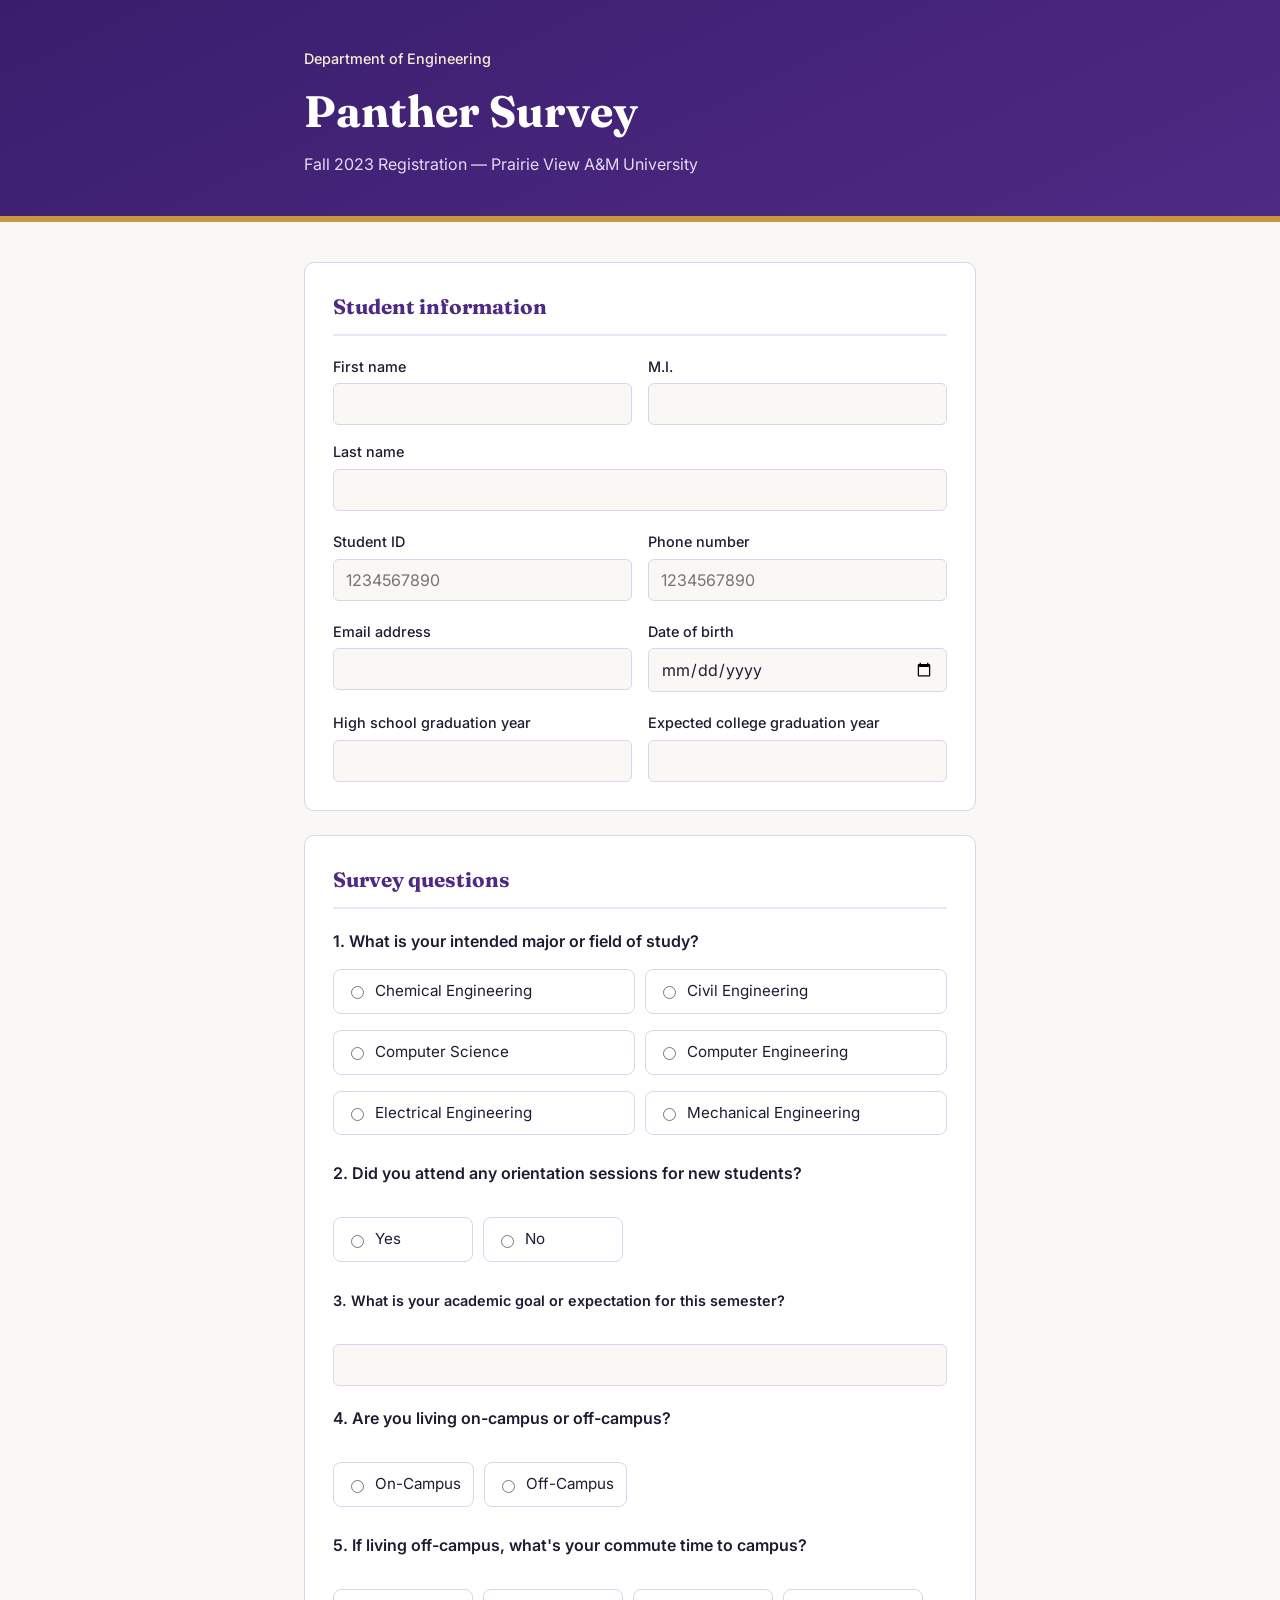
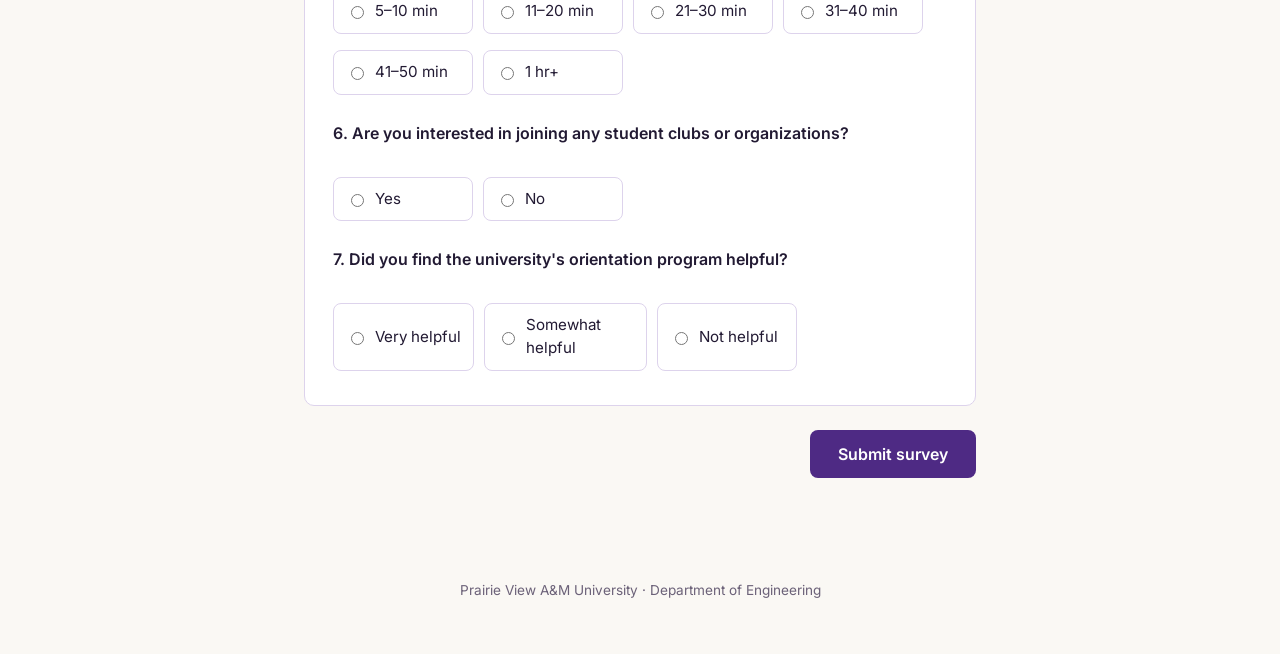
<file: index.html>
<!DOCTYPE html>
<html lang="en">
<head>
  <meta charset="UTF-8">
  <meta name="viewport" content="width=device-width, initial-scale=1.0">
  <title>Panther Survey — Prairie View A&M University</title>
  <meta name="description" content="Fall registration survey for the PVAMU Department of Engineering.">
  <link rel="stylesheet" href="style.css">
</head>
<body>
  <header class="site-header">
    <div class="wrap">
      <p class="eyebrow">Department of Engineering</p>
      <h1>Panther Survey</h1>
      <p class="subtitle">Fall 2023 Registration — Prairie View A&amp;M University</p>
    </div>
  </header>

  <main class="wrap">
    <form id="survey-form" name="panther-survey" method="POST" action="/submit.html" data-netlify="true" data-netlify-honeypot="bot-field" novalidate>
      <input type="hidden" name="form-name" value="panther-survey">
      <p class="visually-hidden">
        <label>Don't fill this out if you're human: <input name="bot-field"></label>
      </p>

      <section class="form-section" aria-labelledby="section-info">
        <h2 id="section-info">Student information</h2>

        <div class="field-row">
          <div class="field">
            <label for="firstName">First name</label>
            <input type="text" id="firstName" name="firstName" required autocomplete="given-name">
          </div>
          <div class="field">
            <label for="middleInitial">M.I.</label>
            <input type="text" id="middleInitial" name="middleInitial" maxlength="1">
          </div>
          <div class="field">
            <label for="lastName">Last name</label>
            <input type="text" id="lastName" name="lastName" required autocomplete="family-name">
          </div>
        </div>

        <div class="field-row">
          <div class="field">
            <label for="studentId">Student ID</label>
            <input type="text" id="studentId" name="studentId" pattern="P?[0-9]{9,10}" placeholder="1234567890" required inputmode="numeric">
          </div>
          <div class="field">
            <label for="phoneNumber">Phone number</label>
            <input type="tel" id="phoneNumber" name="phoneNumber" pattern="[0-9]{10}" placeholder="1234567890" required autocomplete="tel">
          </div>
        </div>

        <div class="field-row">
          <div class="field">
            <label for="email">Email address</label>
            <input type="email" id="email" name="email" required autocomplete="email">
          </div>
          <div class="field">
            <label for="dob">Date of birth</label>
            <input type="date" id="dob" name="dob" required>
          </div>
        </div>

        <div class="field-row">
          <div class="field">
            <label for="gradYear">High school graduation year</label>
            <input type="number" id="gradYear" name="gradYear" min="1950" max="2023" step="1" required>
          </div>
          <div class="field">
            <label for="collGradYear">Expected college graduation year</label>
            <input type="number" id="collGradYear" name="collGradYear" min="2023" max="2099" step="1" required>
          </div>
        </div>
      </section>

      <section class="form-section" aria-labelledby="section-survey">
        <h2 id="section-survey">Survey questions</h2>

        <fieldset class="question">
          <legend>1. What is your intended major or field of study?</legend>
          <div class="options">
            <label class="option"><input type="radio" name="major" value="Chemical Engineering" required> Chemical Engineering</label>
            <label class="option"><input type="radio" name="major" value="Civil Engineering"> Civil Engineering</label>
            <label class="option"><input type="radio" name="major" value="Computer Science"> Computer Science</label>
            <label class="option"><input type="radio" name="major" value="Computer Engineering"> Computer Engineering</label>
            <label class="option"><input type="radio" name="major" value="Electrical Engineering"> Electrical Engineering</label>
            <label class="option"><input type="radio" name="major" value="Mechanical Engineering"> Mechanical Engineering</label>
          </div>
        </fieldset>

        <fieldset class="question">
          <legend>2. Did you attend any orientation sessions for new students?</legend>
          <div class="options options--inline">
            <label class="option"><input type="radio" name="attendedOrientation" value="Yes" required> Yes</label>
            <label class="option"><input type="radio" name="attendedOrientation" value="No"> No</label>
          </div>
        </fieldset>

        <fieldset class="question">
          <legend><label for="semesterGoal">3. What is your academic goal or expectation for this semester?</label></legend>
          <input type="text" id="semesterGoal" name="semesterGoal" required>
        </fieldset>

        <fieldset class="question">
          <legend>4. Are you living on-campus or off-campus?</legend>
          <div class="options options--inline">
            <label class="option"><input type="radio" name="residence" value="On-Campus" required> On-Campus</label>
            <label class="option"><input type="radio" name="residence" value="Off-Campus"> Off-Campus</label>
          </div>
        </fieldset>

        <fieldset class="question">
          <legend>5. If living off-campus, what's your commute time to campus?</legend>
          <div class="options options--inline">
            <label class="option"><input type="radio" name="commuteTime" value="5 - 10 minutes"> 5–10 min</label>
            <label class="option"><input type="radio" name="commuteTime" value="11 - 20 minutes"> 11–20 min</label>
            <label class="option"><input type="radio" name="commuteTime" value="21 - 30 minutes"> 21–30 min</label>
            <label class="option"><input type="radio" name="commuteTime" value="31 - 40 minutes"> 31–40 min</label>
            <label class="option"><input type="radio" name="commuteTime" value="41 - 50 minutes"> 41–50 min</label>
            <label class="option"><input type="radio" name="commuteTime" value="1 hour and over"> 1 hr+</label>
          </div>
        </fieldset>

        <fieldset class="question">
          <legend>6. Are you interested in joining any student clubs or organizations?</legend>
          <div class="options options--inline">
            <label class="option"><input type="radio" name="clubInterest" value="Yes" required> Yes</label>
            <label class="option"><input type="radio" name="clubInterest" value="No"> No</label>
          </div>
        </fieldset>

        <fieldset class="question">
          <legend>7. Did you find the university's orientation program helpful?</legend>
          <div class="options options--inline">
            <label class="option"><input type="radio" name="orientationHelpful" value="Very helpful" required> Very helpful</label>
            <label class="option"><input type="radio" name="orientationHelpful" value="Somewhat helpful"> Somewhat helpful</label>
            <label class="option"><input type="radio" name="orientationHelpful" value="Not helpful"> Not helpful</label>
          </div>
        </fieldset>
      </section>

      <div class="form-actions">
        <button type="submit">Submit survey</button>
      </div>
    </form>
  </main>

  <footer class="site-footer">
    <div class="wrap">
      <p>Prairie View A&amp;M University · Department of Engineering</p>
    </div>
  </footer>

  <script src="script.js"></script>
</body>
</html>
</file>
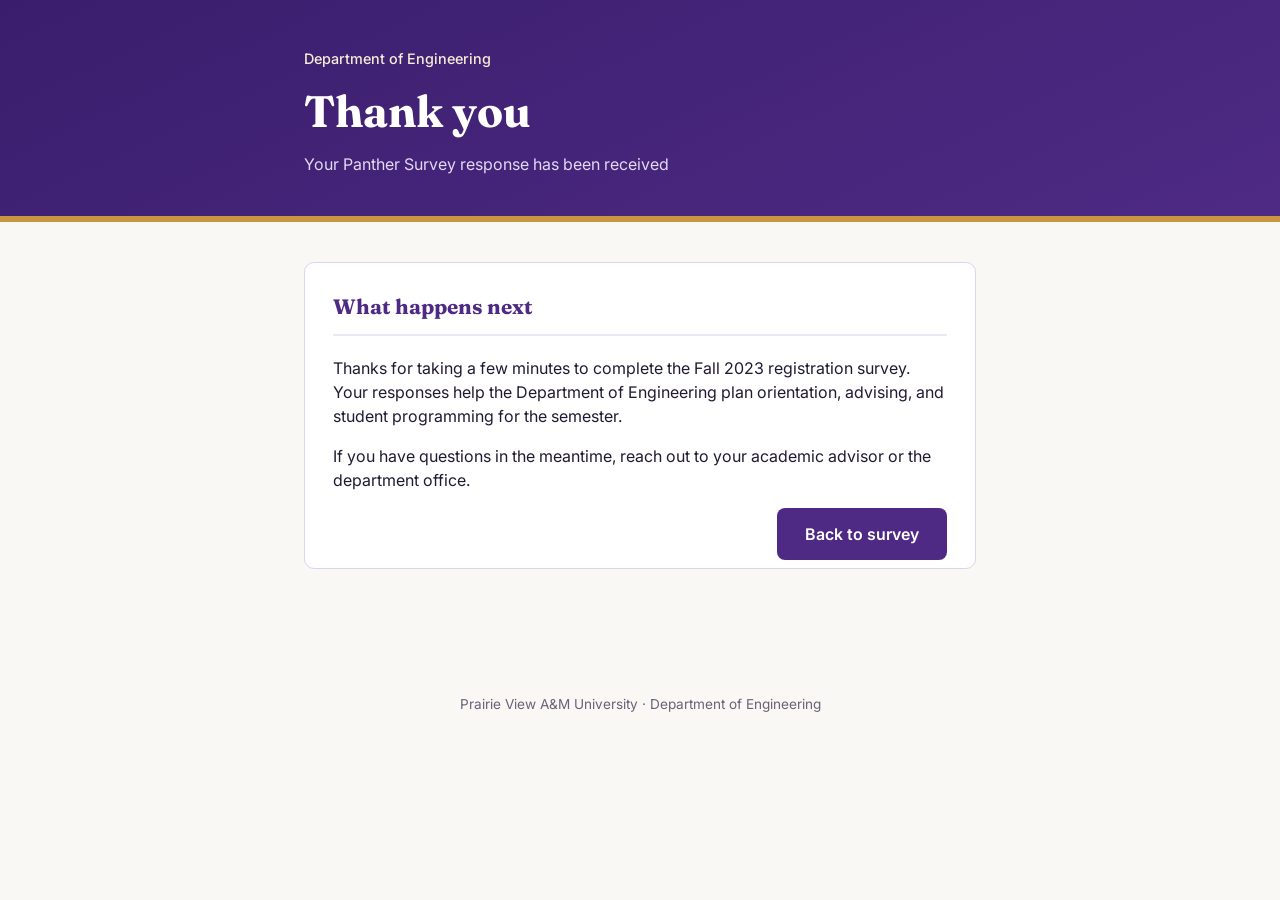
<file: submit.html>
<!DOCTYPE html>
<html lang="en">
<head>
  <meta charset="UTF-8">
  <meta name="viewport" content="width=device-width, initial-scale=1.0">
  <title>Thank You — Panther Survey</title>
  <meta name="description" content="Confirmation page for the PVAMU Panther Survey.">
  <link rel="stylesheet" href="style.css">
</head>
<body>
  <header class="site-header">
    <div class="wrap">
      <p class="eyebrow">Department of Engineering</p>
      <h1>Thank you</h1>
      <p class="subtitle">Your Panther Survey response has been received</p>
    </div>
  </header>

  <main class="wrap">
    <section class="form-section">
      <h2>What happens next</h2>
      <p>Thanks for taking a few minutes to complete the Fall 2023 registration survey. Your responses help the Department of Engineering plan orientation, advising, and student programming for the semester.</p>
      <p>If you have questions in the meantime, reach out to your academic advisor or the department office.</p>
      <div class="form-actions">
        <a href="index.html" class="button-link">Back to survey</a>
      </div>
    </section>
  </main>

  <footer class="site-footer">
    <div class="wrap">
      <p>Prairie View A&amp;M University · Department of Engineering</p>
    </div>
  </footer>
</body>
</html>
</file>
<file: style.css>
@import url('https://fonts.googleapis.com/css2?family=Fraunces:opsz,wght@9..144,500;9..144,700&family=Inter:wght@400;500;600&display=swap');

:root {
  --purple-900: #3a1e6d;
  --purple-700: #4e2a84;
  --purple-100: #ede6f7;
  --gold-500: #c8963e;
  --gold-100: #f7ecd6;
  --ink: #221a33;
  --paper: #faf8f4;
  --line: #ddd3ec;
  --radius: 10px;
}

* { box-sizing: border-box; }

body {
  margin: 0;
  background: var(--paper);
  color: var(--ink);
  font-family: 'Inter', system-ui, sans-serif;
  line-height: 1.5;
}

.wrap {
  max-width: 720px;
  margin: 0 auto;
  padding: 0 24px;
}

/* Header */
.site-header {
  background: linear-gradient(155deg, var(--purple-900), var(--purple-700));
  color: white;
  padding: 48px 0 40px;
  border-bottom: 6px solid var(--gold-500);
}

.eyebrow {
  margin: 0 0 8px;
  font-size: 0.9rem;
  color: var(--gold-100);
  font-weight: 500;
}

.site-header h1 {
  font-family: 'Fraunces', Georgia, serif;
  font-size: clamp(2rem, 5vw, 2.75rem);
  margin: 0 0 8px;
  font-weight: 700;
}

.subtitle {
  margin: 0;
  color: #e4d9f5;
  font-size: 1rem;
}

/* Main */
main.wrap {
  padding: 40px 24px 64px;
}

.form-section {
  background: white;
  border: 1px solid var(--line);
  border-radius: var(--radius);
  padding: 28px 28px 8px;
  margin-bottom: 24px;
}

.form-section h2 {
  font-family: 'Fraunces', Georgia, serif;
  font-size: 1.3rem;
  color: var(--purple-700);
  margin: 0 0 20px;
  padding-bottom: 12px;
  border-bottom: 2px solid var(--purple-100);
}

.field-row {
  display: flex;
  flex-wrap: wrap;
  gap: 16px;
  margin-bottom: 20px;
}

.field {
  flex: 1 1 160px;
  display: flex;
  flex-direction: column;
}

label {
  font-size: 0.9rem;
  font-weight: 500;
  margin-bottom: 6px;
}

input[type="text"],
input[type="tel"],
input[type="email"],
input[type="date"],
input[type="number"] {
  font-family: inherit;
  font-size: 1rem;
  padding: 10px 12px;
  border: 1px solid var(--line);
  border-radius: 6px;
  background: var(--paper);
  color: var(--ink);
}

input:focus-visible {
  outline: 3px solid var(--gold-500);
  outline-offset: 1px;
}

/* Questions */
.question {
  border: none;
  border-top: 1px solid var(--purple-100);
  padding: 20px 0;
  margin: 0;
}

.question:first-of-type { border-top: none; padding-top: 4px; }

.question legend {
  font-weight: 600;
  padding: 0;
  margin-bottom: 12px;
  width: 100%;
}

.question legend label { font-weight: 600; margin: 0; }

.question > input[type="text"] { width: 100%; }

.options {
  display: grid;
  grid-template-columns: repeat(auto-fill, minmax(200px, 1fr));
  gap: 10px;
}

.options--inline {
  grid-template-columns: repeat(auto-fill, minmax(140px, max-content));
}

.option {
  display: flex;
  align-items: center;
  gap: 8px;
  font-weight: 400;
  font-size: 0.95rem;
  padding: 10px 12px;
  border: 1px solid var(--line);
  border-radius: 8px;
  cursor: pointer;
  transition: border-color 0.15s ease, background 0.15s ease;
}

.option:hover { border-color: var(--purple-700); }

.option:has(input:checked) {
  background: var(--purple-100);
  border-color: var(--purple-700);
}

.option input { accent-color: var(--purple-700); }

/* Actions */
.form-actions {
  display: flex;
  justify-content: flex-end;
}

button[type="submit"] {
  font-family: inherit;
  font-size: 1rem;
  font-weight: 600;
  color: white;
  background: var(--purple-700);
  border: none;
  border-radius: 8px;
  padding: 14px 28px;
  cursor: pointer;
  transition: background 0.15s ease;
}

button[type="submit"]:hover { background: var(--purple-900); }
button[type="submit"]:focus-visible { outline: 3px solid var(--gold-500); outline-offset: 2px; }

.button-link {
  display: inline-block;
  font-weight: 600;
  color: white;
  background: var(--purple-700);
  border-radius: 8px;
  padding: 14px 28px;
  text-decoration: none;
  transition: background 0.15s ease;
}

.button-link:hover { background: var(--purple-900); }
.button-link:focus-visible { outline: 3px solid var(--gold-500); outline-offset: 2px; }

/* Footer */
.site-footer {
  padding: 24px 0 40px;
  color: #6b6178;
  font-size: 0.85rem;
  text-align: center;
}

@media (prefers-reduced-motion: reduce) {
  * { transition: none !important; }
}

.visually-hidden {
  position: absolute;
  width: 1px;
  height: 1px;
  padding: 0;
  margin: -1px;
  overflow: hidden;
  clip: rect(0, 0, 0, 0);
  white-space: nowrap;
  border: 0;
}
</file>
